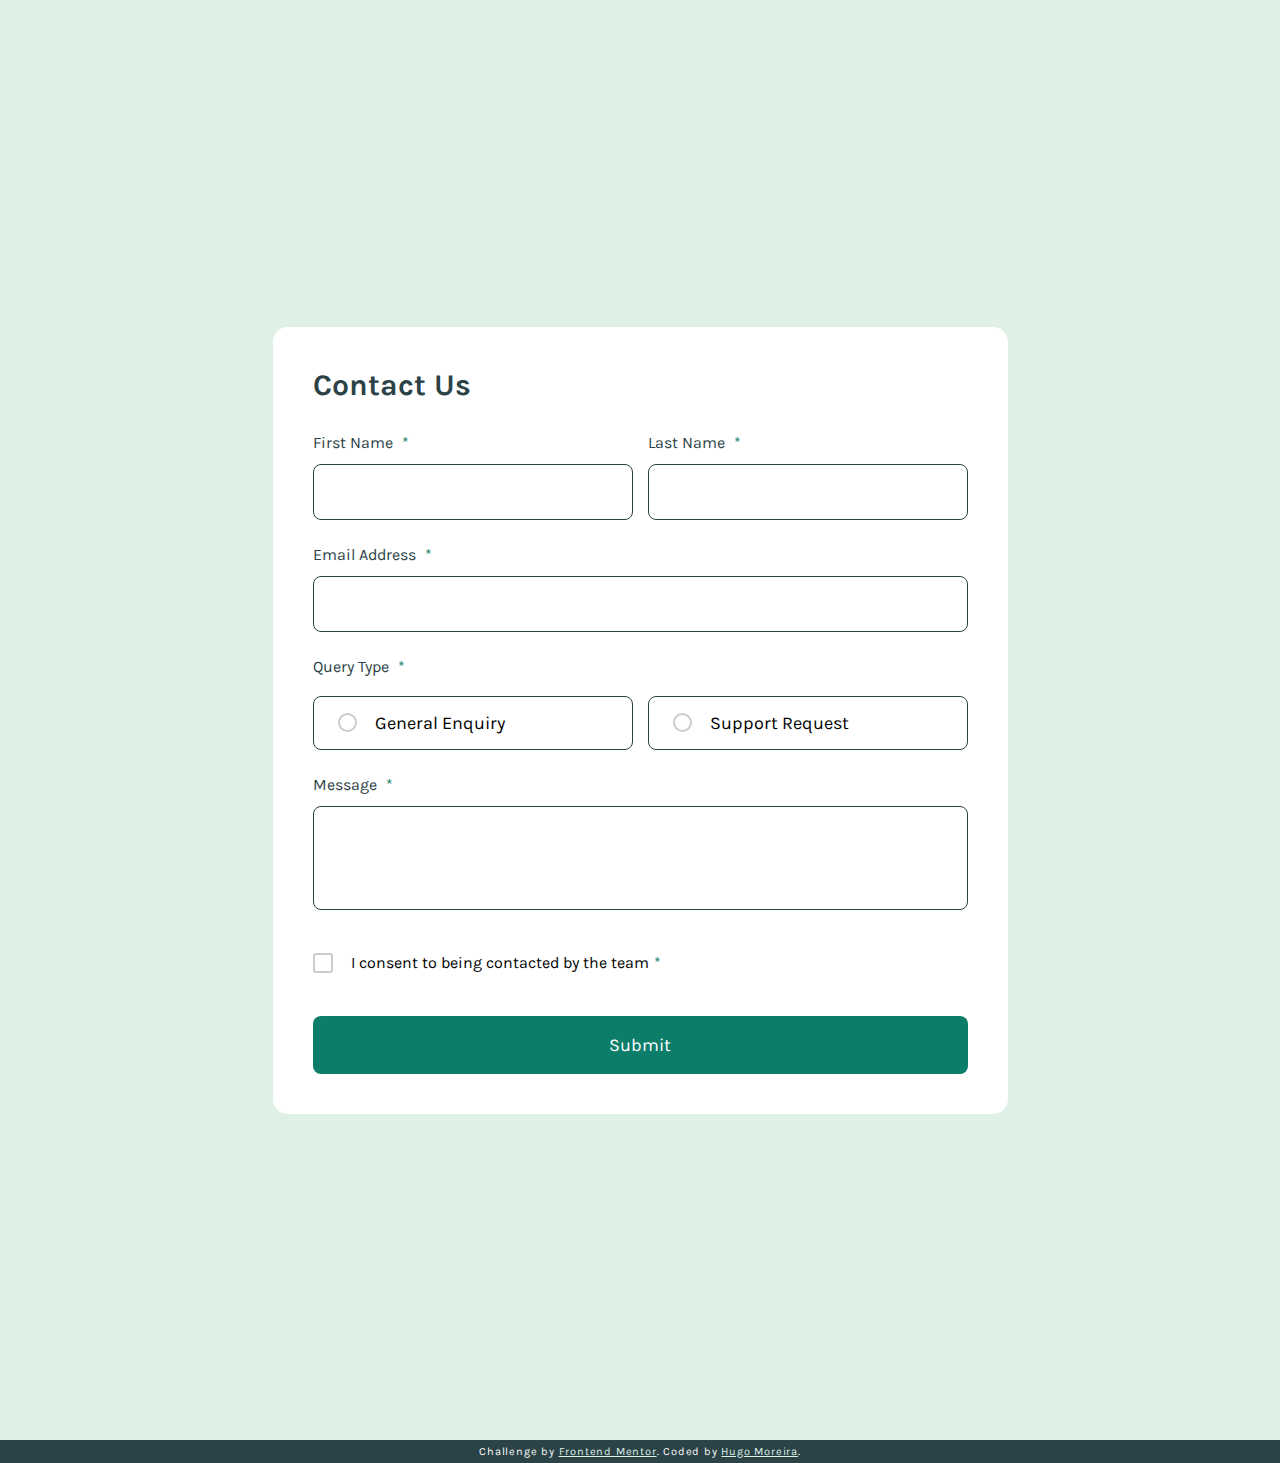
<file: contact-form-main/index.html>
<!DOCTYPE html>
<html lang="en">

<head>
  <meta charset="UTF-8">
  <meta name="viewport" content="width=device-width, initial-scale=1.0">

  <link rel="icon" type="image/png" sizes="32x32" href="./assets/images/favicon-32x32.png">

  <title>Frontend Mentor | Contact form</title>

  <link rel="stylesheet" href="./assets/css/reset.css">
  <link rel="stylesheet" href="./assets/css/variables.css">
  <link rel="stylesheet" href="./assets/css/style.css">
  <link rel="stylesheet" href="./assets/css/responsive.css">
</head>

<body>
  <main>
    <section class="form-container">
      <h1 class="title-contact">Contact Us</h1>
      <form id="form-contact" action="#" method="post" autocomplete="on">
        <div class="name-inputs"> <!-- aplicar display: flex c/ flex-direction: row no desktop; column no mobile -->
          <div class="first-name-container">
            <label class="label" for="first-name">First Name <span class="asterisk">*</span></label>
            <input type="text" name="first-name" id="first-name">
            <p class="require-msg">This field is required</p>
          </div>
          <div class="last-name-container">
            <label class="label" for="last-name">Last Name <span class="asterisk">*</span></label>
            <input type="text" name="last-name" id="last-name">
            <p class="require-msg">This field is required</p>
          </div>
        </div>

        <label class="label" for="email-user">Email Address <span class="asterisk">*</span></label>
        <input type="email" name="email-user" id="email-user">
        <p class="valid-msg">Please enter a valid email address</p>
        <p class="require-msg">This field is required</p>

        <div class="query-radio">
          <label class="label">Query Type <span class="asterisk">*</span></label>
          <div class="radio-container">
            <label class="custom-radio">
              <input type="radio" name="query-type" id="general-enquiry">
              <span class="radio-icon"></span>
              General Enquiry
            </label>
            <label class="custom-radio">
              <input type="radio" name="query-type" id="support-request">
              <span class="radio-icon"></span>
              Support Request
            </label>
          </div>
          <p class="query-msg">Please select a query type</p>
        </div>

        <label class="label" for="message-user">Message <span class="asterisk">*</span></label>
        <textarea name="message-user" id="message-user" rows="3"></textarea>
        <p class="require-msg-textarea">This field is required</p>

        <div class="checkbox-container">
          <label class="custom-checkbox">
            <input type="checkbox" name="consent-user" id="consent-user">
            <span class="checkbox-icon"></span>
            I consent to being contacted by the team <span class="asterisk">*</span>
          </label>
          <p class="consent-msg">To submit this form, please consent to being contacted</p>
        </div>

        <button class="btn-submit" type="submit">Submit</button>
      </form>
    </section>

    <div class="success-send">
      <h2 class="title-success">
        <img src="./assets/images/icon-success-check.svg" alt="Success icon">
        Message Sent!
      </h2>
      <p class="thanks-msg">Thanks for completing the form. We'll be in touch soon!</p>
    </div>

  </main>

  <footer>
    <div class="attribution">
      Challenge by <a href="https://www.frontendmentor.io?ref=challenge" target="_blank">Frontend Mentor</a>.
      Coded by <a href="https://github.com/Hugo-Moreira91" target="_blank">Hugo Moreira</a>.
    </div>
  </footer>

  <script src="./assets/js/form-validation.js"></script>
</body>

</html>
</file>
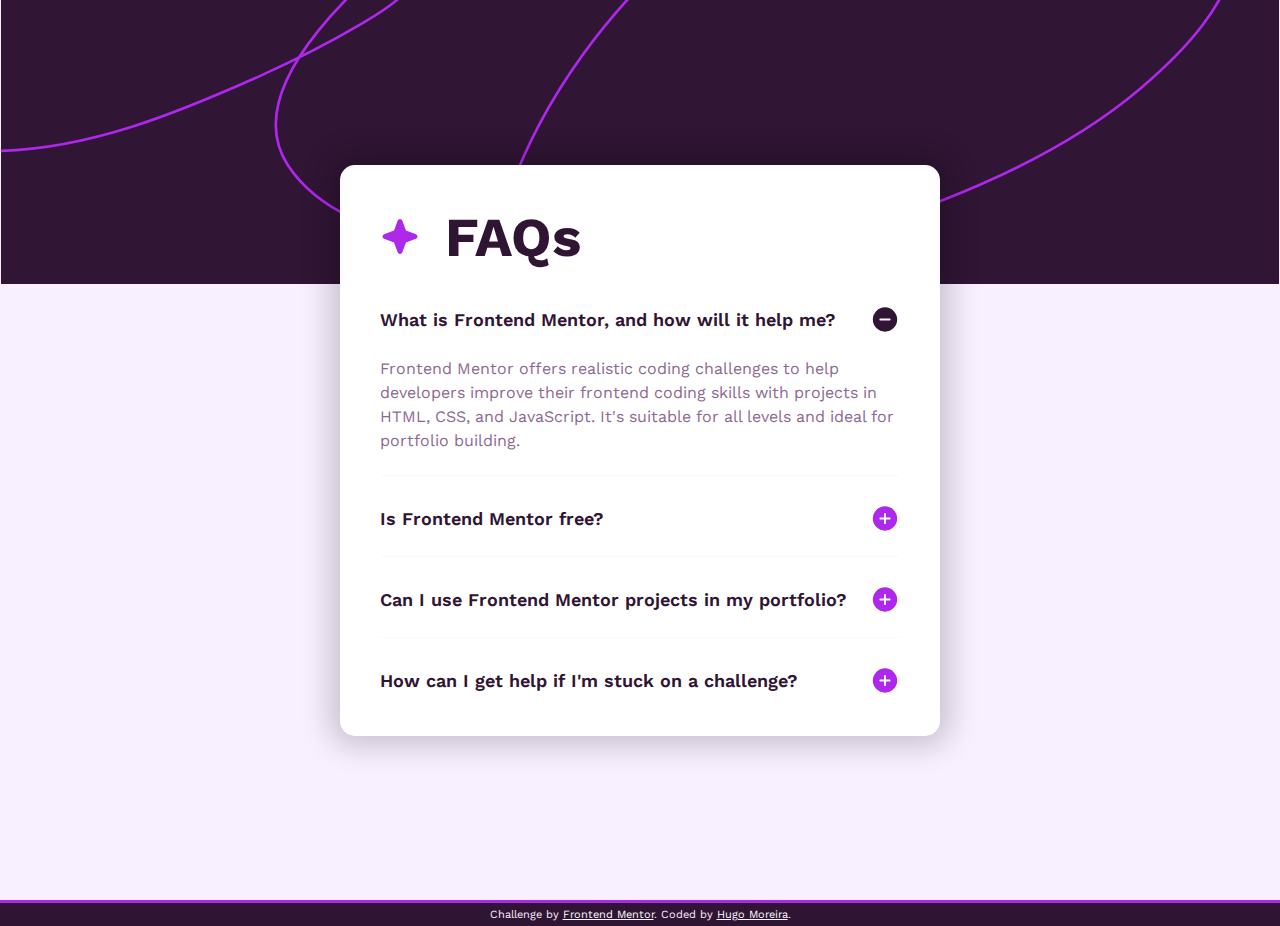
<file: faq-accordion-main/index.html>
<!DOCTYPE html>
<html lang="en">

<head>
  <meta charset="UTF-8">
  <meta name="viewport" content="width=device-width, initial-scale=1.0">

  <link rel="icon" type="image/png" sizes="32x32" href="./assets/images/favicon-32x32.png">

  <title>Frontend Mentor | FAQ accordion</title>

  <link rel="stylesheet" href="./assets/css/reset.css">
  <link rel="stylesheet" href="./assets/css/variables.css">
  <link rel="stylesheet" href="./assets/css/style.css">
  <link rel="stylesheet" href="./assets/css/responsive.css">
</head>

<body>
  <main>
    <section class="faq-container">
      <h1 class="title">
        <img class="star" src="./assets/images/icon-star.svg" alt="Icon of a star">
        FAQs
      </h1>

      <ul>
        <li class="acordion-list">
          <button class="btn-question">
            <h2 class="question">What is Frontend Mentor, and how will it help me?</h2>
            <i class="open-answer"></i>
          </button>
          <div class="answer visible">
            <p class="text">
              Frontend Mentor offers realistic coding challenges to help developers improve their
              frontend coding skills with projects in HTML, CSS, and JavaScript. It's suitable for
              all levels and ideal for portfolio building.
            </p>
          </div>
        </li>

        <li class="acordion-list">
          <button class="btn-question">
            <h2 class="question">Is Frontend Mentor free?</h2>
            <i class="close-answer"></i>
          </button>
          <div class="answer">
            <p class="text">
              Yes, Frontend Mentor offers both free and premium coding challenges, with the free
              option providing access to a range of projects suitable for all skill levels.
            </p>
          </div>
        </li>

        <li class="acordion-list">
          <button class="btn-question">
            <h2 class="question">Can I use Frontend Mentor projects in my portfolio?</h2>
            <i class="close-answer"></i>
          </button>
          <div class="answer">
            <p class="text">
              Yes, you can use projects completed on Frontend Mentor in your portfolio. It's an excellent
              way to showcase your skills to potential employers!
            </p>
          </div>
        </li>

        <li class="acordion-list">
          <button class="btn-question">
            <h2 class="question">How can I get help if I'm stuck on a challenge?</h2>
            <i class="close-answer"></i>
          </button>
          <div class="answer">
            <p class="text">
              The best place to get help is inside Frontend Mentor's Discord community. There's a help
              channel where you can ask questions and seek support from other community members.
            </p>
          </div>
        </li>
      </ul>
    </section>
  </main>

  <footer>
    <div class="attribution">
      Challenge by <a href="https://www.frontendmentor.io?ref=challenge" target="_blank">Frontend Mentor</a>.
      Coded by <a href="https://github.com/Hugo-Moreira91" target="_blank">Hugo Moreira</a>.
    </div>
  </footer>

  <script src="./assets/js/acordion.js"></script>
</body>

</html>
</file>
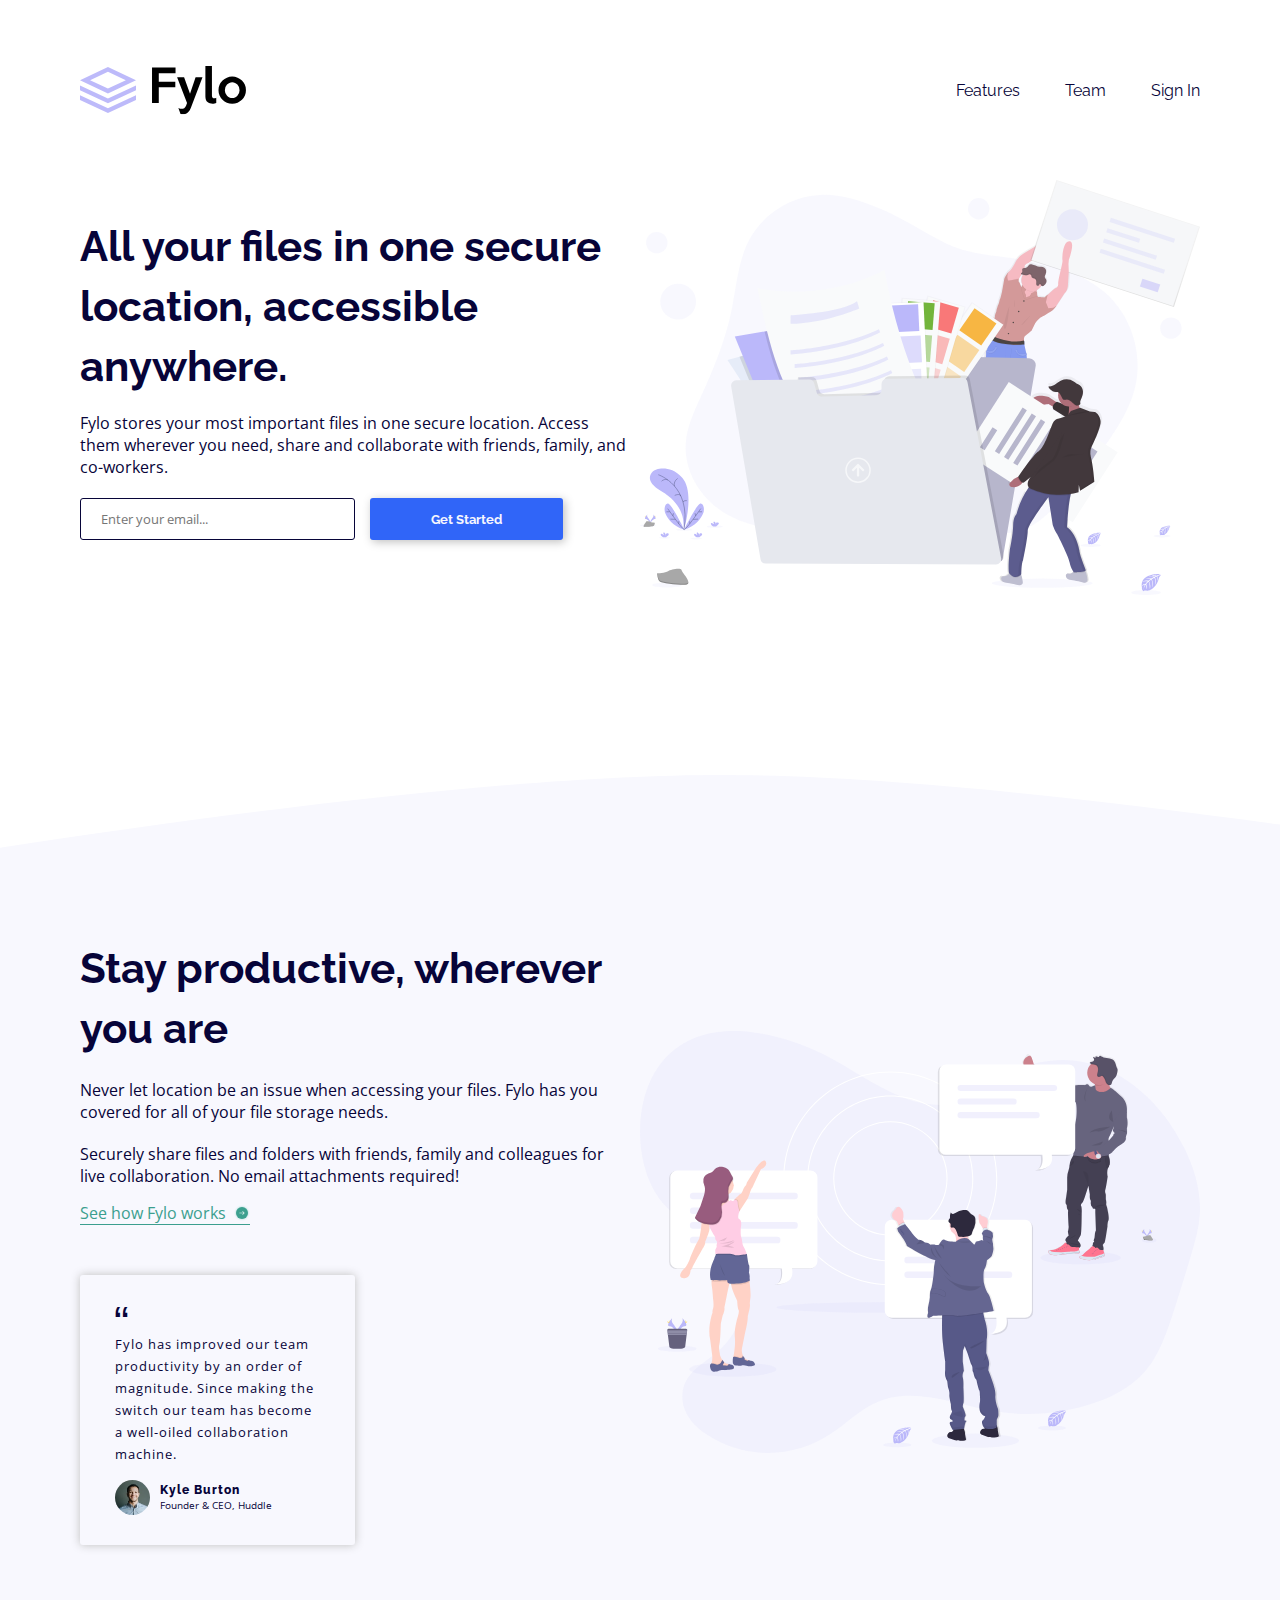
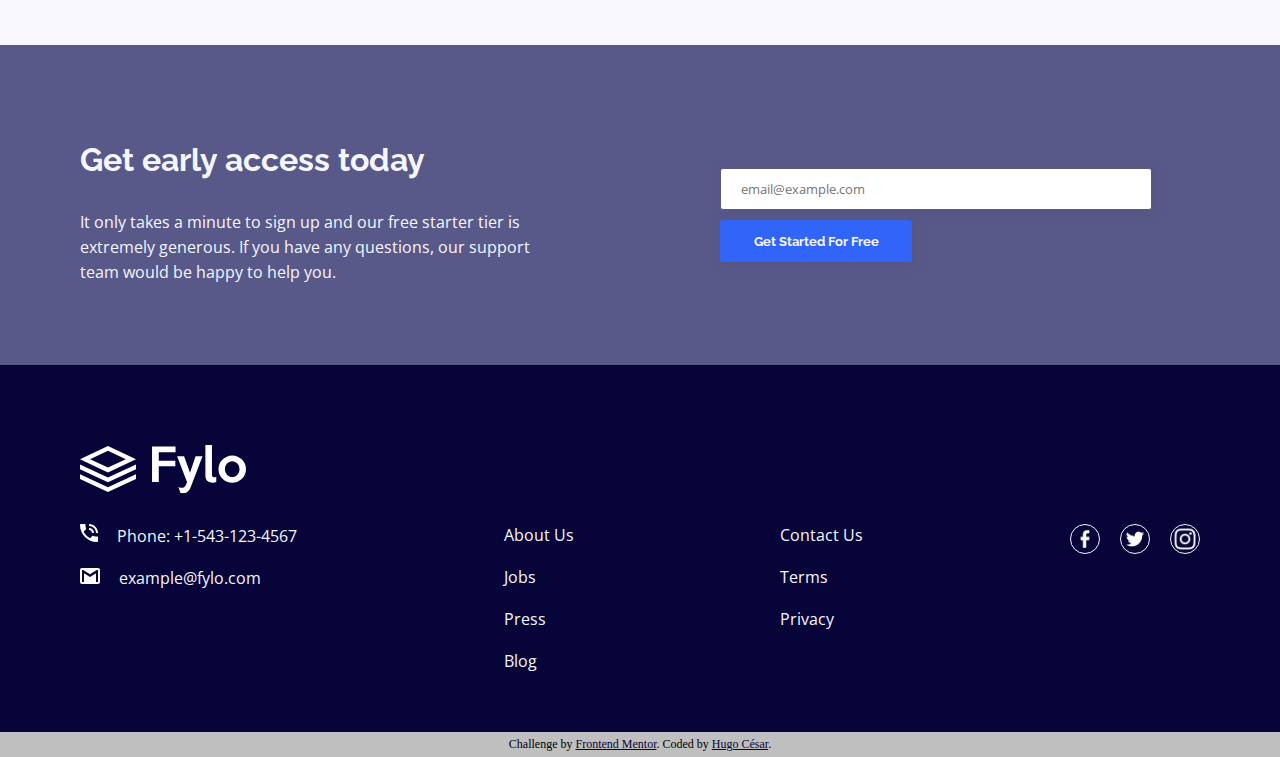
<file: fylo-landing-page-with-two-column-layout-master/index.html>
<!DOCTYPE html>
<html lang="en">
<head>
  <meta charset="UTF-8">
  <meta name="viewport" content="width=device-width, initial-scale=1.0">

  <link rel="preconnect" href="https://fonts.googleapis.com">
  <link rel="preconnect" href="https://fonts.gstatic.com" crossorigin>
  <link href="https://fonts.googleapis.com/css2?family=Raleway:ital,wght@0,100..900;1,100..900&display=swap" rel="stylesheet">

  <link rel="preconnect" href="https://fonts.googleapis.com">
  <link rel="preconnect" href="https://fonts.gstatic.com" crossorigin>
  <link href="https://fonts.googleapis.com/css2?family=Open+Sans:ital@0;1&display=swap" rel="stylesheet">

  <link rel="icon" type="image/png" sizes="32x32" href="./src/images/favicon-32x32.png">

  <link rel="stylesheet" href="./src/css/reset.css">
  <link rel="stylesheet" href="./src/css/style.css">
  <link rel="stylesheet" href="./src/css/responsive.css">
  
  <title>Frontend Mentor | Fylo landing page with two column layout</title>
</head>
<body>

  <header>
    <img src="./src/images/logo.svg" alt="Website's logo">
    <nav>
      <ul>
        <li><a href="#">Features</a></li>
        <li><a href="#">Team</a></li>
        <li><a href="#">Sign In</a></li>
      </ul>
    </nav>
  </header>

  <main>
    <section class="vantagem1">
      <img src="./src/images/illustration-1.svg" alt="Image of a illustration">
      <div class="texto-vantagem1">
        <h2>All your files in one secure location, accessible anywhere.</h2>
        <p>
          Fylo stores your most important files in one secure location.
          Access them wherever you need, share and collaborate with friends,
          family, and co-workers.
        </p>
        <form id="formulario1" action="#" method="get">
          <div class="container-input-texto-vantagem1">
            <input class="input1" type="email" name="email-usuario" id="email-usuario1" placeholder="Enter your email...">
            <span class="erro-email-texto-vantagem1"></span>
          </div>
          <button type="submit">Get Started</button>
        </form>
      </div>
    </section>
    <div class="efeito-vantagem2"></div>
    <section class="vantagem2">
      <img src="./src/images/illustration-2.svg" alt="Image of a illustration">
      <div class="texto-vantagem2">
        <h2>Stay productive, wherever you are</h2>
        <p>
          Never let location be an issue when accessing your files. Fylo has you
          covered for all of your file storage needs.
        </p>
        <p>
          Securely share files and folders with friends, family and colleagues for
          live collaboration. No email attachments required!
        </p>
        <a href="#">See how Fylo works <img class="seta-para-direita" src="./src/images/icon-arrow.svg" alt="Icon of a right arrow"><img class="seta-para-direita-hover" src="./src/images/icon-arrow-hover.svg" alt="Icon of a right arrow"></a>
        <section class="testemunho">
          <img src="./src/images/icon-quotes.svg" alt="Icon of a quotes">
          <p>
            Fylo has improved our team productivity by an order of magnitude. Since
            making the switch our team has become a well-oiled collaboration machine.
          </p>
          <div class="identificacao-testemunho">
            <img src="./src/images/avatar-testimonial.jpg" alt="Testimonial's avatar">
            <div class="nome-cargo-testemunho">
              <h4>Kyle Burton</h4>
              <span>Founder & CEO, Huddle</span>
            </div>
          </div>
        </section>
      </div>
    </section>
  </main>

  <section class="acesso-antecipado">
    <div class="texto-acesso-antecipado">
      <h3>Get early access today</h3>
      <p>
        It only takes a minute to sign up and our free starter tier is extremely generous.
        If you have any questions, our support team would be happy to help you.
      </p>
    </div>
    <form id="formulario2" action="#" method="get">
      <div class="container-input-acesso-antecipado">
        <input class="input2" type="email" name="email-usuario" id="email-usuario2" placeholder="email@example.com">
        <span class="erro-email-texto-acesso-antecipado"></span>
      </div>
      <button type="submit">Get Started For Free</button>
    </form>
  </section>

  <section class="informacoes-gerais">
    <img src="./src/images/logo-white.svg" alt="White website's logo">
    <div class="container-informacoes-gerais">
      <ul class="contatos">
        <li>
          <img src="./src/images/icon-phone.svg" alt="Icon of a phone">
          Phone: +1-543-123-4567
        </li>
        <li>
          <img src="./src/images/icon-email.svg" alt="Icon of a e-mail">
          example@fylo.com
        </li>
      </ul>
      <ul class="sobre-nos">
        <li><a href="#">About Us</a></li>
        <li><a href="#">Jobs</a></li>
        <li><a href="#">Press</a></li>
        <li><a href="#">Blog</a></li>
      </ul>
      <ul class="termos-privacidade">
        <li><a href="#">Contact Us</a></li>
        <li><a href="#">Terms</a></li>
        <li><a href="#">Privacy</a></li>
      </ul>
      <ul class="redes-sociais">
        <li><a href="#"><img src="./src/images/logo-facebook.png" alt="Facebook's logo"></a></li>
        <li><a href="#"><img src="./src/images/logo-twitter.png" alt="Twitter's logo"></a></li>
        <li><a href="#"><img src="./src/images/logo-instagram.png" alt="Instagram's logo"></a></li>
      </ul>
    </div>
  </section>

  <footer>
    <p class="attribution">
      Challenge by <a href="https://www.frontendmentor.io?ref=challenge" target="_blank">Frontend Mentor</a>. 
      Coded by <a href="https://github.com/Hugo-Moreira91" target="_blank">Hugo César</a>.
    </p>
  </footer>

  <script src="./src/js/index.js"></script>
</body>
</html>
</file>
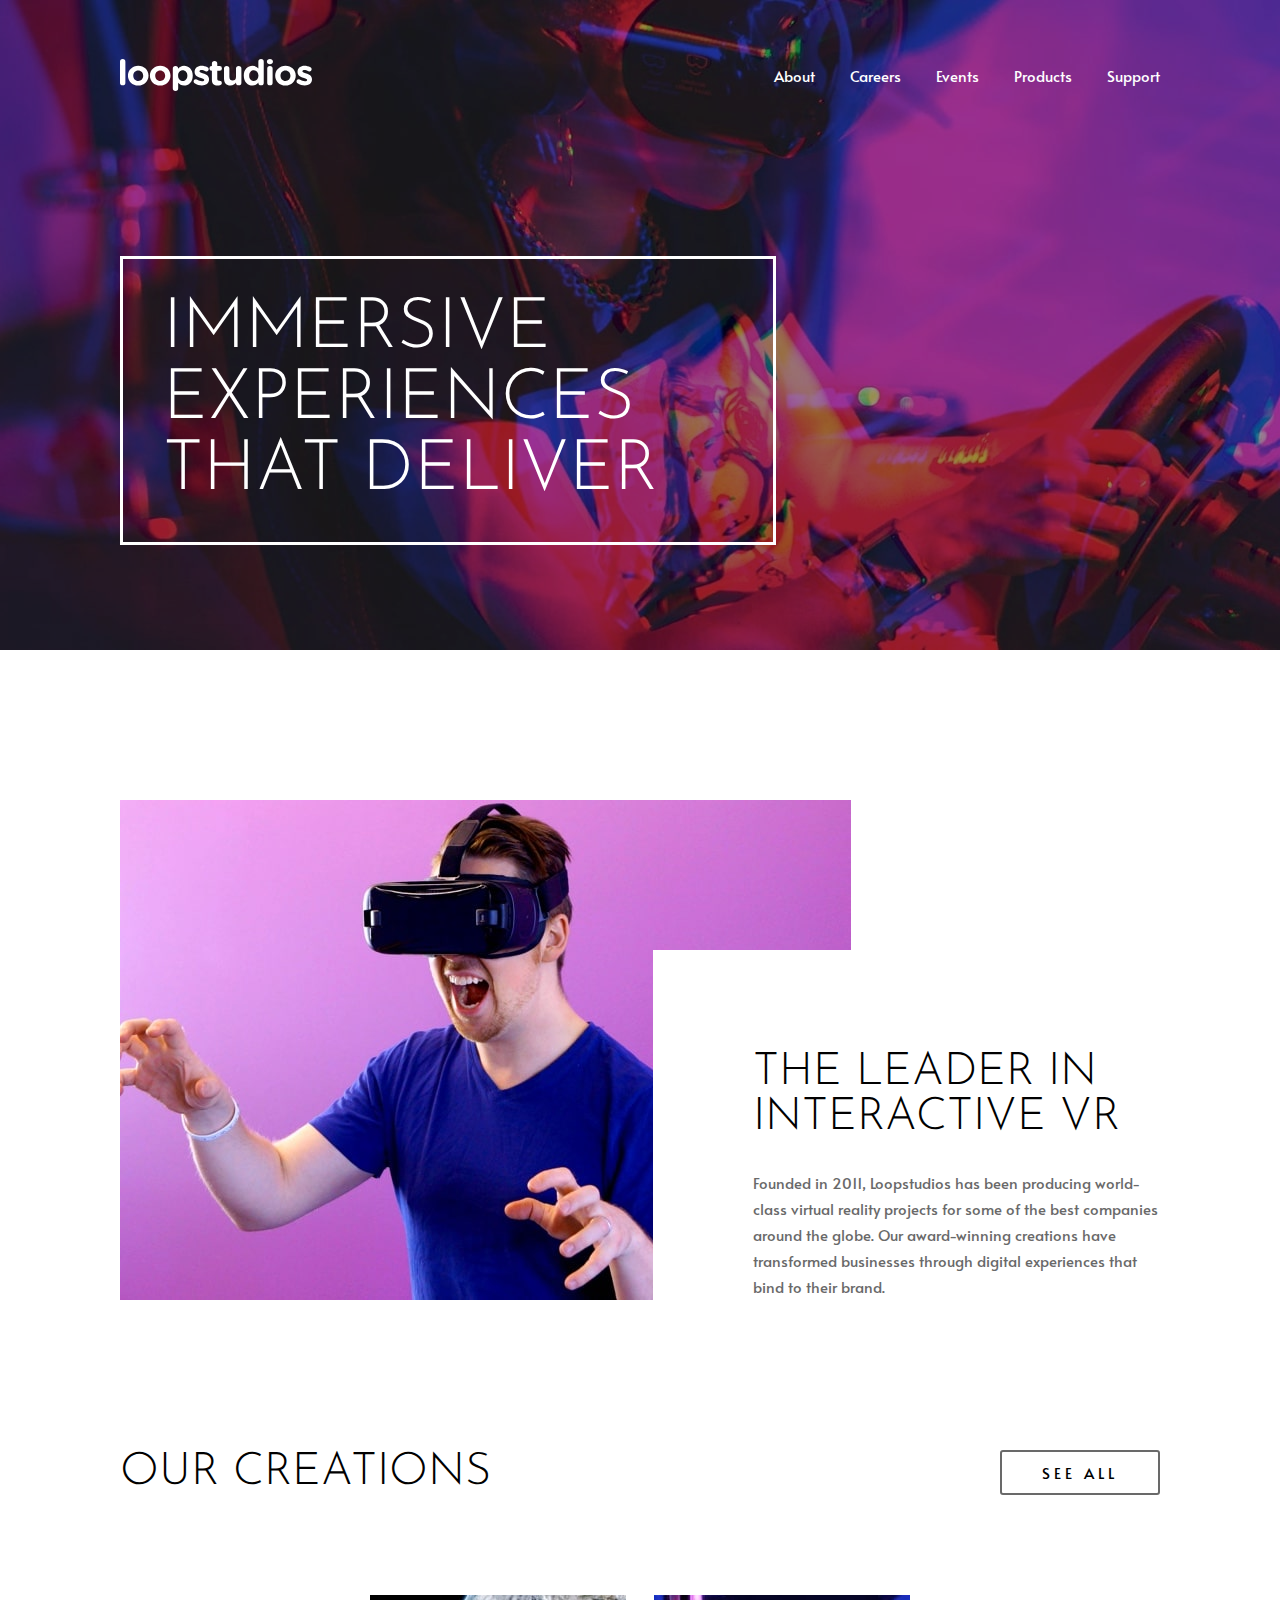
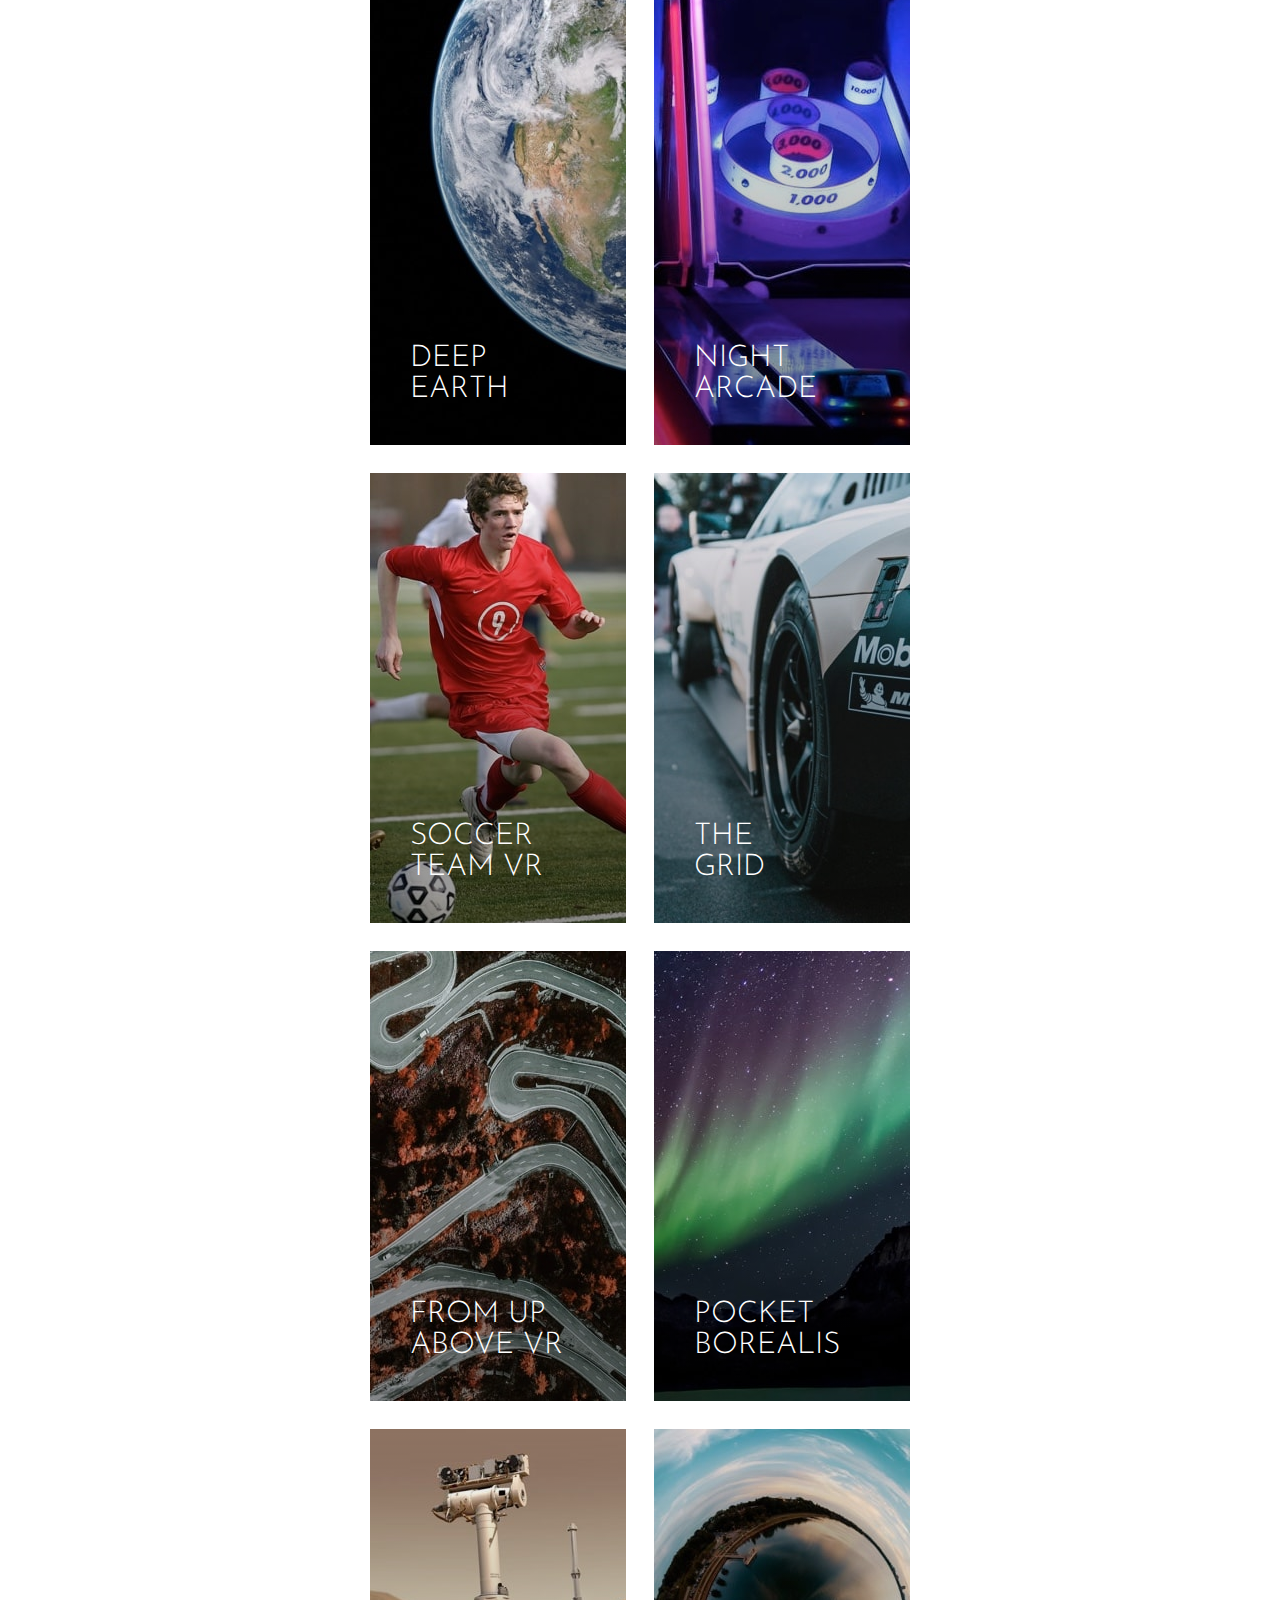
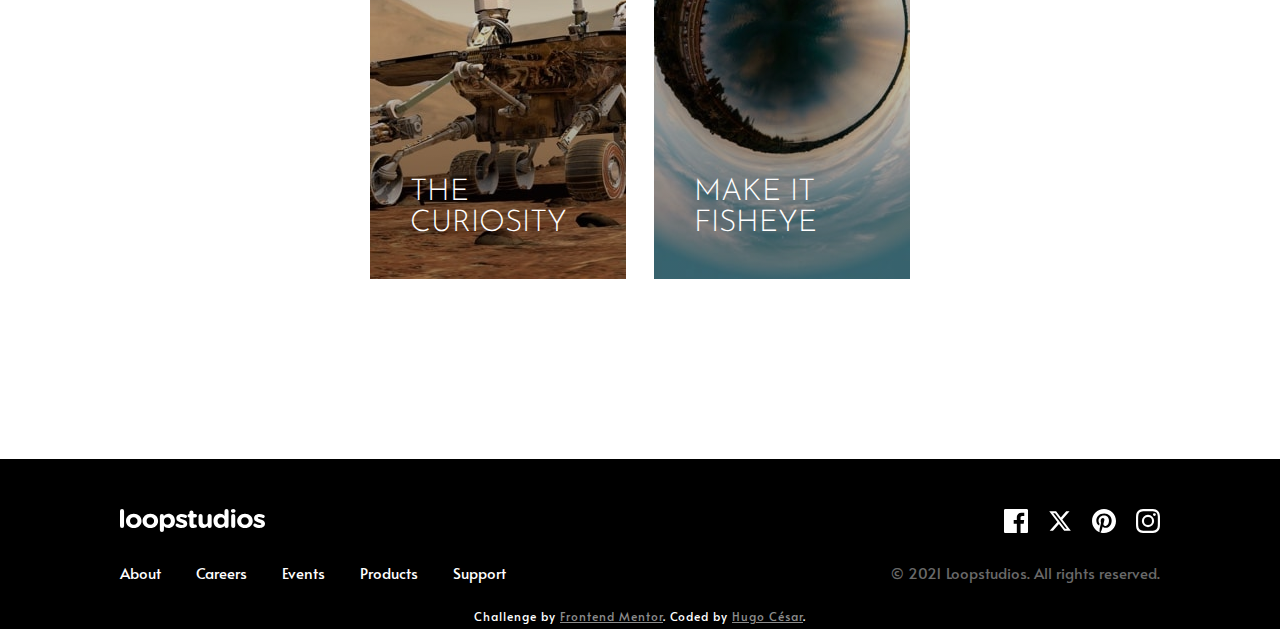
<file: loopstudios-landing-page-main/index.html>
<!DOCTYPE html>
<html lang="en">
<head>
  <meta charset="UTF-8">
  <meta name="viewport" content="width=device-width, initial-scale=1.0">

  <link rel="preconnect" href="https://fonts.googleapis.com">
  <link rel="preconnect" href="https://fonts.gstatic.com" crossorigin>
  <link href="https://fonts.googleapis.com/css2?family=Alata&display=swap" rel="stylesheet">

  <link rel="preconnect" href="https://fonts.googleapis.com">
  <link rel="preconnect" href="https://fonts.gstatic.com" crossorigin>
  <link href="https://fonts.googleapis.com/css2?family=Josefin+Sans:ital,wght@0,300;1,300&display=swap" rel="stylesheet">

  <link rel="icon" type="image/png" sizes="32x32" href="./src/images/favicon-32x32.png">

  <link rel="stylesheet" href="./src/css/reset.css">
  <link rel="stylesheet" href="./src/css/style.css">
  <link rel="stylesheet" href="./src/css/responsive.css">
  
  <title>Frontend Mentor | Loopstudios landing page</title>

</head>
<body>
  <header class="cabecalho-principal">
    <div class="header-container">
      <img class="logo" src="./src/images/logo.svg" alt="Website's logo">
      <img class="menu-hamburguer" src="./src/images/icon-hamburger.svg" alt="Icon of a hamburguer menu">
      <nav>
        <ul class="menu-desktop">
          <li><a href="#">About</a></li>
          <li><a href="#">Careers</a></li>
          <li><a href="#">Events</a></li>
          <li><a href="#">Products</a></li>
          <li><a href="#">Support</a></li>
        </ul>
      </nav>
    </div>
    <div class="titulo-cabecalho">
      <h1>Immersive<br>experiences<br>that deliver</h1>
    </div>
  </header>

  <main class="container-principal">
    <section class="sessao-sobre">
      <img src="./src/images/desktop/image-interactive.jpg" alt="Image of a man with a VR">
      <div class="texto-sobre">
        <h2>The leader in interactive VR</h2>
        <p>
          Founded in 2011, Loopstudios has been producing world-class virtual reality
          projects for some of the best companies around the globe. Our award-winning
          creations have transformed businesses through digital experiences that bind
          to their brand.
        </p>
      </div>
    </section>
    <section class="sessao-criacoes">
      <header class="cabecalho-sessao-criacoes">
        <h2>Our creations</h2>
        <a href="#">See all</a>
      </header>
      <main class="grid-container">
        <div class="grid-item">
          <div class="grid-conteudo">
            <h3>Deep<br>earth</h3>
          </div>
        </div>
        <div class="grid-item">
          <div class="grid-conteudo">
            <h3>Night<br>arcade</h3>
          </div>
        </div>
        <div class="grid-item">
          <div class="grid-conteudo">
            <h3>Soccer<br>team VR</h3>
          </div>
        </div>
        <div class="grid-item">
          <div class="grid-conteudo">
            <h3>The<br>grid</h3>
          </div>
        </div>
        <div class="grid-item">
          <div class="grid-conteudo">
            <h3>From up<br>above VR</h3>
          </div>
        </div>
        <div class="grid-item">
          <div class="grid-conteudo">
            <h3>Pocket<br>borealis</h3>
          </div>
        </div>
        <div class="grid-item">
          <div class="grid-conteudo">
            <h3>The<br>curiosity</h3>
          </div>
        </div>
        <div class="grid-item">
          <div class="grid-conteudo">
            <h3>Make it<br>fisheye</h3>
          </div>
        </div>
      </main>
      <a class="botao-versao-mobile" href="#">See all</a>
    </section>
  </main>

  <footer>
    <div class="logo-redes-sociais"> 
      <img class="logo-footer" src="./src/images/logo.svg" alt="Website's logo">
      <div class="redes-sociais">
        <a href="#"><img src="./src/images/icon-facebook.svg" alt="Facebook's logo"></a>
        <a href="#"><img src="./src/images/icon-x.svg" alt="Twitter's logo"></a>
        <a href="#"><img src="./src/images/icon-pinterest.svg" alt="Pinterest's logo"></a>
        <a href="#"><img src="./src/images/icon-instagram.svg" alt="Instagram's logo"></a>
      </div>
    </div>
    <div class="menu-copyright-footer">
      <nav>
        <ul>
          <li><a href="#">About</a></li>
          <li><a href="#">Careers</a></li>
          <li><a href="#">Events</a></li>
          <li><a href="#">Products</a></li>
          <li><a href="#">Support</a></li>
        </ul>
      </nav>
      <span>© 2021 Loopstudios. All rights reserved.</span>
    </div>
    <div class="attribution">
      Challenge by <a href="https://www.frontendmentor.io?ref=challenge" target="_blank">Frontend Mentor</a>.
      Coded by <a href="https://github.com/Hugo-Moreira91" target="_blank">Hugo César</a>.
    </div>
  </footer>

  <div class="menu-mobile">
    <div class="logo-fechar-menu">
      <img class="logo-menu-mobile" src="./src/images/logo.svg" alt="Website's logo">
      <img class="fechar-menu-mobile" src="./src/images/icon-close.svg" alt="Icon of a close menu">
    </div>
    <nav>
      <ul class="navegacao-menu-mobile">
        <li><a href="#">About</a></li>
        <li><a href="#">Careers</a></li>
        <li><a href="#">Events</a></li>
        <li><a href="#">Products</a></li>
        <li><a href="#">Support</a></li>
      </ul>
    </nav>
  </div>

  <script src="./src/js/index.js"></script>
</body>
</html>
</file>
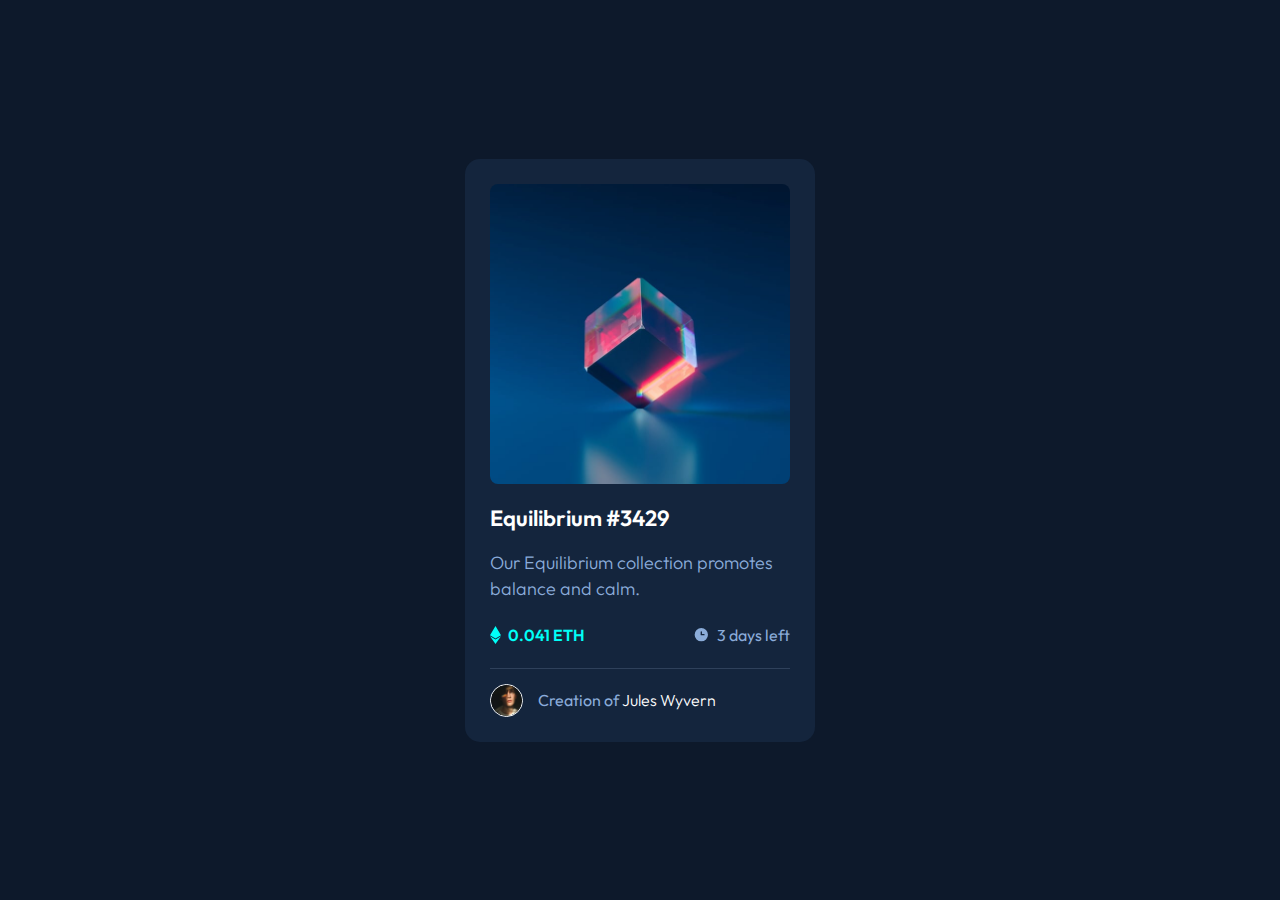
<file: nft-preview-card-component-main/index.html>
<!DOCTYPE html>
<html lang="en">

<head>
  <meta charset="UTF-8">
  <meta name="viewport" content="width=device-width, initial-scale=1.0">
  <meta name="description" content="Frontend Mentor | NFT preview card component">

  <link rel="icon" type="image/png" sizes="32x32" href="./src/images/favicon-32x32.png">

  <link rel="stylesheet" href="./src/css/reset.css">
  <link rel="stylesheet" href="./src/css/variables.css">
  <link rel="stylesheet" href="./src/css/style.css">

  <link rel="preconnect" href="https://fonts.googleapis.com">
  <link rel="preconnect" href="https://fonts.gstatic.com" crossorigin>
  <link href="https://fonts.googleapis.com/css2?family=Outfit:wght@100..900&display=swap" rel="stylesheet">

  <title>Frontend Mentor | NFT preview card component</title>

</head>

<body>
  <main>
    <div class="nft-card">
      <a class="image-link" href="#">
        <img class="image" src="./src/images/image-equilibrium.jpg" alt="Equilibrium NFT image">
      </a>
      <h2 class="title">
        <a class="title-link" href="#">Equilibrium #3429</a>
      </h2>
      <p class="about">Our Equilibrium collection promotes balance and calm.</p>
      <div class="info">
        <p class="price">0.041 ETH</p>
        <p class="days-left">3 days left</p>
      </div>
      <div class="creator">
        <img class="avatar" src="./src/images/image-avatar.png" alt="NFT creator">
        <p class="text">Creation of <a class="name" href="#">Jules Wyvern</a></p>
      </div>
    </div>
  </main>
</body>

</html>
</file>
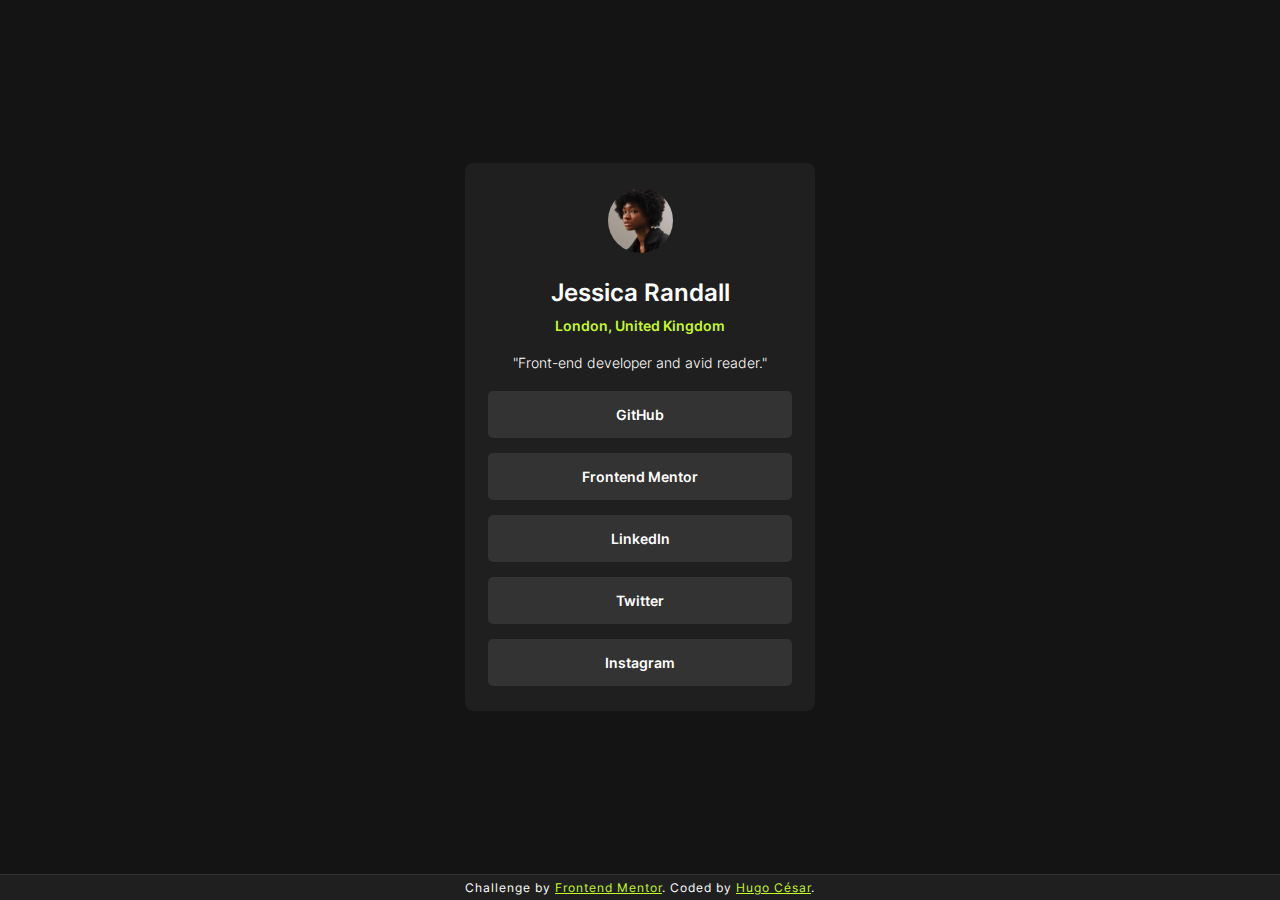
<file: social-links-profile-main/index.html>
<!DOCTYPE html>
<html lang="en">
<head>
  <meta charset="UTF-8">
  <meta name="viewport" content="width=device-width, initial-scale=1.0">

  <link rel="icon" type="image/png" sizes="32x32" href="./assets/images/favicon-32x32.png">

  <link rel="stylesheet" href="./assets/css/reset.css">
  <link rel="stylesheet" href="./assets/css/style.css">
  <link rel="stylesheet" href="./assets/css/responsive.css">
  
  <title>Frontend Mentor | Social links profile</title>

  <!-- Feel free to remove these styles or customise in your own stylesheet 👍
  <style>
    .attribution { font-size: 11px; text-align: center; }
    .attribution a { color: hsl(228, 45%, 44%); }
  </style>
  -->
</head>
<body>

  <main class="principal">
    <div class="cartao-perfil">
      <img class="foto-perfil" src="./assets/images/avatar-jessica.jpeg" alt="Foto de perfil">
      <h1>Jessica Randall</h1>
      <h2>London, United Kingdom</h2>
      <p>"Front-end developer and avid reader."</p>
      <section class="redes-sociais">
        <a class="link-rede-social" href="#">GitHub</a>
        <a class="link-rede-social" href="#">Frontend Mentor</a>
        <a class="link-rede-social" href="#">LinkedIn</a>
        <a class="link-rede-social" href="#">Twitter</a>
        <a class="link-rede-social" href="#">Instagram</a>
      </section>
    </div>
  </main>
  
  <footer class="rodape"> <!-- usar display block com margin-top auto, além de um flex igual a 1 -->
    <div class="attribution">
      Challenge by <a href="https://www.frontendmentor.io?ref=challenge" target="_blank">Frontend Mentor</a>.
      Coded by <a href="https://github.com/Hugo-Moreira91" target="_blank">Hugo César</a>.
    </div>
  </footer>
</body>
</html>
</file>
<file: contact-form-main/assets/css/variables.css>
:root{
    --bg-body-color: hsl(148, 38%, 91%);
    --bg-form-color: hsl(0, 0%, 100%);
    --box-shadow-color: hsl(186, 15%, 59%);
    --active-color: hsl(169, 82%, 27%);
    --error-color: hsl(0, 66%, 54%);
    --text-color: hsl(187, 24%, 22%);
    --btn-hover-color: hsl(171, 83%, 14%);
}
</file>
<file: contact-form-main/assets/css/style.css>
@font-face {
    font-family: "KarlaRegular";
    src: url(../fonts/static/Karla-Regular.ttf) format("truetype");
    font-weight: 400;
    font-style: normal;
}

@font-face {
    font-family: "KarlaBold";
    src: url(../fonts/static/Karla-Bold.ttf) format("truetype");
    font-weight: 700;
    font-style: normal;
}

body {
    font-family: "KarlaRegular";
    font-size: 1.6rem;
    background-color: var(--bg-body-color);
}

main {
    display: flex;
    align-items: center;
    justify-content: center;
    min-height: 115vh;
    position: relative;
}

.form-container {
    width: 735px;
    padding: 40px;
    border-radius: 15px;
    background-color: var(--bg-form-color);
}

.title-contact {
    font-family: "KarlaBold";
    font-size: 3rem;
    margin-bottom: 30px;
    color: var(--text-color);
}

.name-inputs {
    display: flex;
    justify-content: space-between;
}

.label {
    display: block;
    margin-bottom: 12px;
    color: var(--text-color);
}

.asterisk {
    margin-left: 5px;
    color: var(--active-color);
}

input[type="text"],
input[type="email"] {
    font-family: "KarlaRegular";
    font-size: 1.6rem;
    line-height: 24px;
    padding: 15px 24px;
    margin-bottom: 25px;
    border-radius: 8px;
    border: 1px solid var(--text-color);
    cursor: pointer;
}

input[type="text"] {
    width: 320px;
}

input[type="email"] {
    width: 100%;
}

.query-radio {
    margin-bottom: 25px;
}

.query-radio .label {
    margin-bottom: 20px;
}

.radio-container {
    display: flex;
    justify-content: space-between;
    margin-bottom: 18px;
}

.custom-radio {
    display: flex;
    align-items: center;
    font-size: 1.8rem;
    width: 320px;
    padding: 15px 24px;
    border-radius: 8px;
    border: 1px solid var(--text-color);
    cursor: pointer;
}

.custom-radio input[type="radio"] {
    display: none;
}

.custom-radio .radio-icon {
    width: 19px;
    height: 19px;
    margin-right: 18px;
    border: 2px solid hsl(0, 0%, 80%);
    border-radius: 50%;
    position: relative;
}

.custom-radio .radio-icon::after {
    content: '';
    width: 20px;
    height: 20px;
    border-radius: 50%;
    position: absolute;
    top: 50%;
    left: 50%;
    transform: translate(-50%, -50%);
}

.custom-radio input[type="radio"]:checked + .radio-icon::after {
    background: url(../images/icon-radio-selected.svg) no-repeat center center / contain;
}

textarea {
    width: 100%;
    resize: none;
    font-family: "KarlaRegular";
    font-size: 1.6rem;
    line-height: 24px;
    padding: 15px 24px;
    margin-bottom: 6px;
    border-radius: 8px;
    border: 1px solid var(--text-color);
    cursor: pointer;
}

input[type="text"]:hover,
input[type="email"]:hover,
textarea:hover,
input[type="text"]:focus,
input[type="email"]:focus,
textarea:focus {
    outline: none;
    border: 1px solid var(--active-color);
}

.checkbox-container {
    margin-top: 33px;
}

.custom-checkbox {
    display: flex;
    align-items: center;
    margin-bottom: 13px;
    cursor: pointer;
}

.custom-checkbox input[type="checkbox"] {
    display: none;
}

.custom-checkbox .checkbox-icon {
    width: 20px;
    height: 20px;
    margin-right: 18px;
    border: 2px solid hsl(0, 0%, 80%);
    border-radius: 3px;
    position: relative;
}

.custom-checkbox .checkbox-icon::after {
    content: '';
    width: 20px;
    height: 20px;
    position: absolute;
    top: 50%;
    left: 50%;
    transform: translate(-50%, -50%);
}

.custom-checkbox input[type="checkbox"]:checked + .checkbox-icon::after {
    background: url(../images/icon-checkbox-check.svg) no-repeat center center / contain;
}

.require-msg-textarea {
    display: none;
    margin-bottom: 45px;
    color: var(--error-color);
}

.require-msg,
.valid-msg,
.query-msg {
    display: none;
    margin-bottom: 28px;
    color: var(--error-color);
}

.consent-msg {
    display: none;
    margin-bottom: 13px;
    color: var(--error-color);
}

.btn-submit {
    font-family: "KarlaRegular";
    font-size: 1.8rem;
    width: 100%;
    padding: 18px 0;
    margin-top: 30px;
    border: none;
    border-radius: 8px;
    background-color: var(--active-color);
    color: var(--bg-form-color);
    cursor: pointer;
    transition: .4s ease-in-out;
}

.btn-submit:hover {
    background-color: var(--btn-hover-color);
}

.success-send {
    display: none;
    position: fixed;
    top: 3%;
    left: 50%;
    transform: translate(-50%, -3%);
    width: 450px;
    padding: 25px 24px;
    border-radius: 10px;
    background-color: var(--text-color);
}

.title-success {
    display: flex;
    align-items: center;
    gap: 12px;
    font-family: "KarlaBold";
    font-size: 1.6rem;
    letter-spacing: 1.1px;
    margin-bottom: 15px;
    color: var(--bg-form-color);
}

.thanks-msg {
    font-family: "KarlaRegular";
    font-size: 1.6rem;
    color: var(--bg-body-color);
}

footer {
    text-align: center;
    padding: 5px 0;
    background-color: var(--text-color);
    color: var(--bg-form-color);
}

.attribution {
    font-size: 1.1rem;
    letter-spacing: .8px;
}

.attribution a {
    color: var(--bg-body-color);
}

.attribution a:hover {
    text-decoration: none;
}

.require-msg.visible,
.valid-msg.visible,
.query-msg.visible,
.require-msg-textarea.visible,
.consent-msg.visible,
.success-send.visible{
    display: block;
}

input[type="text"].error,
input[type="email"].error,
textarea.error{
    border: 1px solid var(--error-color);
}
</file>
<file: contact-form-main/assets/css/responsive.css>
@media(max-width: 1400px){
    main{
        min-height: 160vh;
    }
}

@media(max-width: 1200px){
    main{
        min-height: 100vh;
    }
}

@media(max-width: 450px){
    main{
        min-height: 140vh;
    }

    .form-container{
        width: 92%;
        padding: 23px;
    }

    .name-inputs{
        flex-direction: column;
    }

    input[type="text"] {
        width: 100%;
    }

    .radio-container{
        flex-direction: column;
        gap: 18px;
    }

    .custom-radio{
        width: 100%;
    }

    textarea{
        height: 240px;
    }

    .success-send{
        width: 92%;
    }
}

@media(max-width: 375px){
    main{
        min-height: 173vh;
    }
}
</file>
<file: faq-accordion-main/assets/css/variables.css>
:root{
    --bg-body: hsl(275, 100%, 97%);
    --bg-main: hsl(0, 0%, 100%);
    --color-answer: hsl(292, 16%, 49%);
    --color-title-question: hsl(292, 42%, 14%);
    --color-hover: hsl(281, 89%, 55%);
}
</file>
<file: faq-accordion-main/assets/css/style.css>
@font-face {
    font-family: "WorkSansRegular";
    src: url(../fonts/static/WorkSans-Regular.ttf) format('truetype');
    font-weight: 400;
    font-style: normal;
}

@font-face {
    font-family: "WorkSansSemiBold";
    src: url(../fonts/static/WorkSans-SemiBold.ttf) format('truetype');
    font-weight: 600;
    font-style: normal;
}

@font-face {
    font-family: "WorkSansBold";
    src: url(../fonts/static/WorkSans-Bold.ttf) format('truetype');
    font-weight: 700;
    font-style: normal;
}

body{
    background: var(--bg-body) url(../images/background-pattern-desktop.svg) top center/contain no-repeat;
    background-attachment: fixed;
}

main{
    display: flex;
    align-items: center;
    justify-content: center;
    min-height: 100vh;
}

/* adicionar box-shadow ao final */
.faq-container{
    width: 600px;
    padding: 40px;
    border-radius: 15px;
    background-color: var(--bg-main);
    box-shadow: 0 0 30px 10px hsla(0, 0%, 0%, 0.2);
}

.title, .btn-question{
    color: var(--color-title-question);
    transition: color .3s ease-in-out;
}

.title{
    display: flex;
    align-items: center;
    gap: 25px;
    font-family: "WorkSansBold", sans-serif;
    font-size: 5.5rem;
    margin-bottom: 35px;
}

.acordion-list{
    padding-bottom: 22px;
    margin-bottom: 27px;
    border-bottom: 1px solid #FAFAFA;
}

.acordion-list:last-child{
    border-bottom: none;
    margin-bottom: 0;
    padding-bottom: 0;
}

.btn-question{
    display: flex;
    align-items: center;
    justify-content: space-between;
    width: 100%;
    border: none;
    background-color: var(--bg-main);
    cursor: pointer;
}

.btn-question:hover{
    color: var(--color-hover);
}

.question{
    font-family: "WorkSansSemiBold", sans-serif;
    font-size: 1.8rem;
    text-align: left;
}

.open-answer{
    content: url(../images/icon-minus.svg);
}

.close-answer{
    content: url(../images/icon-plus.svg);
}

.answer{
    display: none;
    margin-top: 22px;
    line-height: 24px;
}

.answer.visible{
    display: block;
}

.answer .text{
    font-family: "WorkSansRegular", sans-serif;
    font-size: 1.6rem;
    color: var(--color-answer);
}

footer{
    font-family: "WorkSansRegular", sans-serif;
    text-align: center;
    padding: 5px 0;
    background-color: var(--color-title-question);
    border-top: 3px solid hsl(281, 83%, 54%);
}

.attribution{ 
    font-size: 1.1rem; 
    color: var(--bg-body);
}

.attribution a { 
    color: var(--bg-main);
    transition: all .3s ease-in-out; 
}

.attribution a:hover{
    color: var(--color-hover);
    text-decoration: none;
}
</file>
<file: faq-accordion-main/assets/css/responsive.css>
@media(max-width: 670px){
    .faq-container{
        width: 87%;
    }
}

@media(max-width: 450px){
    body{
        background-image: url(../images/background-pattern-mobile.svg);
    }

    .faq-container{
        padding: 24px;
        border-radius: 8px;
    }

    .title{
        gap: 23px;
        font-size: 3.2rem;
        margin-bottom: 23px;
    }

    .title .star{
        width: 2.5rem;
    }

    .acordion-list{
        margin-bottom: 18px;
    }

    .question{
        width: 80%;
        font-size: 1.6rem;
    }

    .answer{
        margin-top: 26px;
        line-height: 21px;
    }

    .answer .text{
        font-size: 1.4rem;
    }
}
</file>
<file: fylo-landing-page-with-two-column-layout-master/src/css/style.css>
header{
    min-height: 180px;
    display: flex;
    align-items: center;
    justify-content: space-between;
    padding: 0 80px;
}

header ul{
    display: flex;
    align-items: center;
    gap: 45px;
}

header li a{
    text-decoration: none;
    color: hsl(243, 87%, 12%);
    transition: color .2s ease-in;
}

header li a:visited{
    color: hsl(243, 87%, 12%);
}

header li a:hover{
    color: hsl(224, 93%, 58%);
}

main{
    display: flex;
    flex-direction: column;
}

.vantagem1{
    margin: 0 80px 180px;
    display: flex;
    align-items: center;
    flex-direction: row-reverse;
    gap: 10px;
}

.vantagem1 img, .vantagem1 .texto-vantagem1, .vantagem2 > img, .vantagem2 .texto-vantagem2{
    width: 50%;
}

h2{
    font-family: 'Raleway';
    font-weight: 700;
    font-size: 42px;
    color: hsl(243, 87%, 12%);
    line-height: 60px;
}

.texto-vantagem1 p{
    font-family: 'Open Sans';
    font-weight: 400;
    margin: 15px 0 20px;
    color: hsl(243, 87%, 12%);
}

.texto-vantagem1 form{
    display: flex;
    gap: 15px;
}

.container-input-texto-vantagem1{
    display: inline-block;
    width: 50%;
}

.container-input-texto-vantagem1 input[type='email']{
    font-family: 'Open Sans';
    font-weight: 400;
    width: 100%;
    height: 42px;
    padding: 0 20px;
    border: 1px solid hsl(243, 87%, 12%);
    border-radius: 3px;
}

.container-input-texto-vantagem1 input[type='email']:focus{
    outline: none;
}

.container-input-texto-vantagem1 input[type='email'].erro-email{
    border: 1px solid hsl(342, 35%, 52%);
}

.erro-email-texto-vantagem1{
    display: inline-block;
    font-family: 'Open Sans';
    font-weight: 400;
    font-size: 12px;
    margin-top: 5px;
    color: hsl(342, 35%, 52%);
}

.texto-vantagem1 button[type='submit']{
    font-family: 'Raleway';
    font-weight: 700;
    width: 35%;
    height: 42px;
    border: none;
    border-radius: 3px;
    background-color: hsl(224, 93%, 58%);
    color: hsl(240, 75%, 98%);
    box-shadow: 2px 2px 10px hsl(0, 0%, 75%);
    cursor: pointer;
    transition: background-color .2s ease-in;
}

.texto-vantagem1 button[type='submit']:hover{
    background-color: hsl(221, 100%, 71%);
}

.efeito-vantagem2{
    background-image: url('../images/bg-curve-desktop.svg');
    background-size: cover;
    min-height: 114px;
}

.vantagem2{
    background-color: rgb(248, 248, 254);
    padding: 50px 80px 100px;
    display: flex;
    align-items: center;
    flex-direction: row-reverse;
    gap: 10px;
}

.texto-vantagem2 > p{
    font-family: 'Open Sans';
    font-weight: 400;
    margin: 20px 0 15px;
    color: hsl(243, 87%, 12%);
}

.texto-vantagem2 a{
    display: flex;
    justify-content: center;
    align-items: center;
    gap: 8px;
    width: 170px;
    font-family: 'Open Sans';
    font-weight: 400;
    font-size: 16px;
    text-decoration: none;
    color: hsl(170, 45%, 43%);
    border-bottom: 1px solid hsl(170, 45%, 43%);
}

.texto-vantagem2 a:visited{
    color: hsl(170, 45%, 43%);
}

.texto-vantagem2 a:hover{
    color: hsl(168, 62%, 68%);
    border-bottom: 1px solid hsl(168, 62%, 68%);
}

.texto-vantagem2 a:hover .seta-para-direita{
    display: none;
}

.texto-vantagem2 a:hover .seta-para-direita + .seta-para-direita-hover{
    display: inline-block;
}

.seta-para-direita-hover{
    display: none;
}

.testemunho{
    margin-top: 50px;
    padding: 30px 35px;
    width: 50%;
    border-radius: 3px;
    box-shadow: 0px 0px 10px hsl(0, 0%, 75%);
}

.testemunho > p{
    font-family: 'Open Sans';
    font-weight: 400;
    font-size: 13px;
    line-height: 22px;
    letter-spacing: 1px;
    margin: 10px 0 15px;
    color: hsl(243, 87%, 12%);
}

.identificacao-testemunho{
    display: flex;
    align-items: center;
    gap: 10px;
}

.identificacao-testemunho img{
    width: 35px;
    border-radius: 50%;
}

.nome-cargo-testemunho{
    display: flex;
    flex-direction: column;
    gap: 1px;
}

.nome-cargo-testemunho h4{
    font-family: 'Raleway';
    font-weight: 800;
    font-size: 12px;
    letter-spacing: 1px;
    color: hsl(243, 87%, 12%);
}

.nome-cargo-testemunho span{
    font-family: 'Open Sans';
    font-weight: 400;
    font-size: 10px;
    color: hsl(243, 87%, 12%);
}

.acesso-antecipado{
    display: flex;
    align-items: center;
    gap: 160px;
    padding: 20px 80px 0;
    min-height: 320px;
    background-color: hsl(238, 22%, 44%);
}

.texto-acesso-antecipado, .acesso-antecipado form{
    width: 50%;
}

.texto-acesso-antecipado h3{
    font-family: 'Raleway';
    font-weight: 700;
    font-size: 32px;
    color: hsl(240, 75%, 98%);
    line-height: 60px;
}

.texto-acesso-antecipado p{
    font-family: 'Open Sans';
    font-weight: 400;
    line-height: 25px;
    margin: 20px 0 15px;
    color: hsl(240, 75%, 98%);
}

.container-input-acesso-antecipado input[type='email']{
    font-family: 'Open Sans';
    font-weight: 400;
    width: 90%;
    height: 42px;
    padding: 0 20px;
    border: 1px solid hsl(238, 22%, 44%);
    box-shadow: 2px 2px 10px hsl(240, 22%, 42%);
    border-radius: 3px;
}

.acesso-antecipado form input[type='email']:focus{
    outline: none;
}

.container-input-acesso-antecipado input[type='email'].erro-email{
    border: 1px solid hsl(342, 35%, 52%);
}

.erro-email-texto-acesso-antecipado{
    display: block;
    font-family: 'Open Sans';
    font-weight: 400;
    font-size: 12px;
    margin: 3px 0 10px;
    color: hsl(240, 75%, 98%);
}

.acesso-antecipado form button[type='submit']{
    font-family: 'Raleway';
    font-weight: 700;
    width: 40%;
    height: 42px;
    border: none;
    border-radius: 3px;
    background-color: hsl(224, 93%, 58%);
    color: hsl(240, 75%, 98%);
    box-shadow: 2px 2px 10px hsl(240, 22%, 42%);
    cursor: pointer;
    transition: background-color .2s ease-in;
}

.acesso-antecipado form button[type='submit']:hover{
    background-color: hsl(221, 100%, 71%);
}

.informacoes-gerais{
    display: flex;
    flex-direction: column;
    justify-content: center;
    gap: 30px;
    padding: 80px 80px 40px;
    background-color: hsl(243, 87%, 12%);
}

.informacoes-gerais > img{
    width: 166px;
}

.container-informacoes-gerais{
    display: flex;
    justify-content: space-between;
}

.container-informacoes-gerais li, .container-informacoes-gerais li a{
    font-family: 'Open Sans';
    font-weight: 400;
    margin-bottom: 20px;
    text-decoration: none;
    color: hsl(240, 75%, 98%);
    transition: color .2s ease-in;
}

.container-informacoes-gerais li a:hover{
    color: hsl(238, 22%, 44%);
}

.contatos li img{
    margin-right: 15px;
}

.redes-sociais{
    display: flex;
    height: 50px;
    gap: 20px;
}

.redes-sociais li{
    border: 1px solid hsl(240, 75%, 98%);
    border-radius: 50%;
}

.redes-sociais img{
    width: 28px;
}

footer{
    padding: 5px 0;
    background-color: hsl(0, 0%, 75%);
}

.attribution{ 
    font-size: 12px; 
    text-align: center; 
}

.attribution a{ 
    color: hsl(243, 87%, 12%); 
}

.attribution a:visited{ 
    color: hsl(243, 87%, 12%); 
}

.attribution a:hover{
    text-decoration: none;
}
</file>
<file: fylo-landing-page-with-two-column-layout-master/src/css/responsive.css>
@media (max-width: 1024px){
    h2{
        font-size: 38px;
    }

    .texto-vantagem1 form{
        flex-direction: column;
        align-items: center;
        gap: 15px;
    }

    .container-input-texto-vantagem1{
        width: 100%;
        text-align: center;
    }

    .container-input-texto-vantagem1 input[type='email'], .texto-vantagem1 button[type='submit']{
        width: 95%;
    }

    .testemunho{
        width: 90%;
        margin: 50px auto 0;
    }

    .texto-acesso-antecipado h3{
        font-size: 30px;
    }

    .acesso-antecipado form button[type='submit']{
        width: 90%;
    }
}

@media (max-width: 900px){
    .vantagem1, .vantagem2{
        flex-direction: column;
        gap: 100px;
    }

    .vantagem1{
        margin: 0 80px 120px;
    }

    .vantagem1 img, .vantagem1 .texto-vantagem1, .vantagem2 > img, .vantagem2 .texto-vantagem2{
        width: 70%;
    }

    h2, .texto-vantagem1 p{
        text-align: center;
    }

    .texto-vantagem1 h2{
        font-size: 42px;
    }

    .texto-vantagem2 h2{
        font-size: 30px;
    }

    .texto-vantagem2 a{
        margin: 35px auto 0;
    }

    .acesso-antecipado{
        display: flex;
        flex-direction: column;
        align-items: center;
        gap: 20px;
        padding: 100px 0;
        min-height: 320px;
        background-color: hsl(238, 22%, 44%);
    }

    .texto-acesso-antecipado, .acesso-antecipado form{
        width: 60%;
    }

    .texto-acesso-antecipado h3, .texto-acesso-antecipado p, .acesso-antecipado form{
        text-align: center;
    }

    .acesso-antecipado form input[type='email'], .acesso-antecipado form button[type='submit']{
        width: 80%;
    }
}

@media (max-width: 800px){
    .efeito-vantagem2{
        background-image: url('../images/bg-curve-mobile.svg');
        background-size: cover;
        min-height: 114px;
    }

    .container-informacoes-gerais{
        flex-direction: column;
        gap: 50px;
    }

    .redes-sociais{
        justify-content: center;
    }
}

@media (max-width: 700px){
    header{
        padding: 0 25px;
    }

    header ul{
        gap: 25px;
    }

    .vantagem1{
        margin: 0 25px 120px;
    }

    .vantagem1 img, .vantagem1 .texto-vantagem1, .vantagem2 > img, .vantagem2 .texto-vantagem2{
        width: 90%;
    }

    .texto-vantagem1 input[type='email'], .texto-vantagem1 button[type='submit']{
        width: 85%;
    }

    .vantagem2{
        padding: 50px 25px 100px;
    }
}

@media (max-width: 500px){
    header{
        padding: 0 15px;
    }

    header ul{
        gap: 10px;
    }

    .vantagem1{
        margin: 0 15px 120px;
    }

    .vantagem1 img, .vantagem1 .texto-vantagem1, .vantagem2 > img, .vantagem2 .texto-vantagem2{
        width: 90%;
    }

    .texto-vantagem1 input[type='email'], .texto-vantagem1 button[type='submit']{
        width: 85%;
    }

    .vantagem2{
        padding: 50px 15px 100px;
    }

    .texto-vantagem2 h2{
        font-size: 17px;
    }

    .texto-acesso-antecipado, .acesso-antecipado form{
        width: 85%;
    }

    .informacoes-gerais{
        padding: 80px 40px 40px;
    }
}

@media (max-width: 450px){
    header img{
        width: 120px;
    }

    .texto-acesso-antecipado h3{
        font-size: 26px;
    }
}
</file>
<file: loopstudios-landing-page-main/src/css/style.css>
.cabecalho-principal{
    display: flex;
    flex-direction: column;
    background: hsl(268, 59%, 49%) url('../images/desktop/image-hero.jpg') center center/cover no-repeat;
    min-height: 650px;
    padding: 0 120px;
}

.cabecalho-principal::before{
    content: '';
    position: absolute;
    top: 0;
    left: 0;
    width: 100%;
    min-height: 650px;
    background-color: rgba(0, 0, 0, 0.4);
}

.cabecalho-principal .header-container, .cabecalho-principal h1{
    z-index: 1;
}

.header-container{
    display: flex;
    justify-content: space-between;
    align-items: center;
    min-height: 150px;
}

.menu-hamburguer{
    display: none;
}

.menu-desktop{
    display: flex;
    justify-content: center;
    align-items: center;
    gap: 35px;
}

.menu-desktop a, .menu-copyright-footer a{
    position: relative;
    font-family: 'Alata';
    font-weight: 400;
    font-size: 15px;
    text-decoration: none;
    padding-bottom: 10px;
    color: hsl(0, 0%, 100%);
}

.menu-desktop a::after, .menu-copyright-footer a::after{
    content: '';
    position: absolute;
    bottom: 0;
    left: 50%;
    transform: translateX(-50%);
    width: 45%;
    height: 2px;
    background-color: hsl(0, 0%, 100%);
    opacity: 0;
    transition: opacity .4s ease-in-out;
}

.menu-desktop a:hover::after, .menu-copyright-footer a:hover::after{
    opacity: 1;
}

.menu-mobile{
    display: none;
    position: fixed;
    top: 0;
    left: 0;
    width: 100%;
    height: 100%;
    padding: 50px 5%;
    background-color: hsl(0, 0%, 0%);
    z-index: 9999;
    overflow: hidden;
}

.logo-fechar-menu{
    display: flex;
    align-items: center;
    justify-content: space-between;
}

.logo-menu-mobile{
    width: 250px;
}

.fechar-menu-mobile{
    width: 28px;
    cursor: pointer;
}

.navegacao-menu-mobile{
    display: flex;
    flex-direction: column;
    justify-content: center;
    gap: 25px;
    height: calc(100vh - 141.66px);
}

.navegacao-menu-mobile a{
    font-family: 'Josefin Sans';
    font-weight: 300;
    font-size: 20px;
    text-decoration: none;
    text-transform: uppercase;
    color: hsl(0, 0%, 100%);
}

.menu-mobile.aberto{
    display: block;
}

.titulo-cabecalho{
    display: flex;
    align-items: center;
    min-height: calc(650px - 150px);
}

.cabecalho-principal h1{
    font-family: 'Josefin Sans';
    font-weight: 300;
    font-size: 70px;
    text-transform: uppercase;
    padding: 35px 115px 35px 40px;
    color: hsl(0, 0%, 100%);
    border: 3px solid hsl(0, 0%, 100%);
}

.container-principal{
    display: flex;
    flex-direction: column;
    justify-content: center;
    gap: 150px;
    padding: 0 120px;
    margin: 150px 0 180px;
    position: relative;
}

.sessao-sobre{
    display: flex;
    align-items: end;
}

.texto-sobre{
    background-color: hsl(0, 0%, 100%);
    position: absolute;
    left: 51%;
    padding: 100px 120px 0 100px;
}

.texto-sobre h2{
    font-family: 'Josefin Sans';
    font-weight: 300;
    font-size: 45px;
    text-transform: uppercase;
    margin-bottom: 30px;
}

.texto-sobre p{
    font-family: 'Alata';
    font-weight: 400;
    font-size: 15px;
    line-height: 26px;
    color: hsl(0, 0%, 41%);
}

.sessao-criacoes{
    display: flex;
    flex-direction: column;
    justify-content: center;
    gap: 100px;
}

.cabecalho-sessao-criacoes{
    display: flex;
    justify-content: space-between;
    align-items: center;
}

.cabecalho-sessao-criacoes h2{
    font-family: 'Josefin Sans';
    font-weight: 300;
    font-size: 45px;
    text-transform: uppercase;
}

.cabecalho-sessao-criacoes a{
    font-family: 'Alata';
    font-weight: 400;
    font-size: 15px;
    letter-spacing: 4px;
    text-transform: uppercase;
    text-decoration: none;
    padding: 10px 40px;
    color: hsl(0, 0%, 0%);
    background-color: hsl(0, 0%, 100%);
    border: 2px solid hsl(0, 0%, 41%);
    border-radius: 3px;
    transition: color .4s ease-in-out, background-color .4s ease-in-out;
}

.cabecalho-sessao-criacoes a:visited{
    color: hsl(0, 0%, 0%);
}

.cabecalho-sessao-criacoes a:hover{
    color: hsl(0, 0%, 100%);
    background-color: hsl(0, 0%, 0%);
}

.grid-container{
    display: grid;
    grid-template-rows: repeat(2, 450px);
    grid-template-columns: repeat(4, 256px);
    column-gap: calc((100% - 1024px) / 3);
    row-gap: 28px;
}

.grid-item{
    background-position: 100% 100%;
    background-size: cover;
    background-repeat: no-repeat;
    padding: 40px;
    position: relative;
    cursor: pointer;
}

.grid-item::before{
    content: '';
    position: absolute;
    top: 0;
    left: 0;
    width: 100%;
    height: 100%;
    background: linear-gradient(to bottom, transparent, rgba(0, 0, 0, 0.4) 85%);
    transition: background .2s ease-in-out;
}

.grid-item:hover::before{
    background: rgba(255, 255, 255, 0.7);
}

.grid-item:nth-child(1){
    background-image: url('../images/desktop/image-deep-earth.jpg');
}

.grid-item:nth-child(2){
    background-image: url('../images/desktop/image-night-arcade.jpg');
}

.grid-item:nth-child(3){
    background-image: url('../images/desktop/image-soccer-team.jpg');
}

.grid-item:nth-child(4){
    background-image: url('../images/desktop/image-grid.jpg');
}

.grid-item:nth-child(5){
    background-image: url('../images/desktop/image-from-above.jpg');
}

.grid-item:nth-child(6){
    background-image: url('../images/desktop/image-pocket-borealis.jpg');
}

.grid-item:nth-child(7){
    background-image: url('../images/desktop/image-curiosity.jpg');
}

.grid-item:nth-child(8){
    background-image: url('../images/desktop/image-fisheye.jpg');
}

.grid-conteudo{
    height: 100%;
    display: flex;
    align-items: flex-end;
}

.grid-conteudo h3{
    font-family: 'Josefin Sans';
    font-weight: 300;
    font-size: 30px;
    text-transform: uppercase;
    color: hsl(0, 0%, 100%);
    z-index: 1;
    transition: color .2s ease-in-out;
}

.grid-item:hover .grid-conteudo h3{
    color: hsl(0, 0%, 0%);
}

.botao-versao-mobile{
    display: none;
    font-family: 'Alata';
    font-weight: 400;
    font-size: 18px;
    width: auto;
    margin: auto;
    letter-spacing: 4px;
    text-transform: uppercase;
    text-decoration: none;
    padding: 15px 50px;
    color: hsl(0, 0%, 0%);
    background-color: hsl(0, 0%, 100%);
    border: 2px solid hsl(0, 0%, 0%);
    transition: color .4s ease-in-out, background-color .4s ease-in-out;
}

.botao-versao-mobile:visited{
    color: hsl(0, 0%, 0%);
}

.botao-versao-mobile:hover{
    color: hsl(0, 0%, 100%);
    background-color: hsl(0, 0%, 0%);
}

footer{
    display: flex;
    flex-direction: column;
    justify-content: center;
    gap: 20px;
    padding: 50px 120px 0;
    background-color: hsl(0, 0%, 0%);
}

.logo-redes-sociais{
    display: flex;
    justify-content: space-between;
}

.logo-footer{
    width: 145px;
    height: 23px;
}

.redes-sociais{
    display: flex;
    align-items: center;
    justify-content: center;
    gap: 20px;
}

.redes-sociais a{
    position: relative;
    text-decoration: none;
    padding-bottom: 5px;
    color: hsl(0, 0%, 100%);
}

.redes-sociais a::after{
    content: '';
    position: absolute;
    bottom: 0;
    left: 0;
    width: 100%;
    height: 2px;
    background-color: hsl(0, 0%, 100%);
    opacity: 0;
    transition: opacity .4s ease-in-out;
}

.redes-sociais a:hover::after{
    opacity: 1;
}

.menu-copyright-footer{
    display: flex;
    justify-content: space-between;
    align-items: center;
}

.menu-copyright-footer ul{
    display: flex;
    gap: 35px;
}

.menu-copyright-footer span{
    font-family: 'Alata';
    font-weight: 400;
    font-size: 15px;
    color: hsl(0, 0%, 41%);
}

.attribution{ 
    font-family: 'Alata';
    font-weight: 400;
    font-size: 12px; 
    text-align: center;
    letter-spacing: 1px;
    padding: 5px 0;
    color: hsl(0, 0%, 100%); 
}

.attribution a{ 
    color: hsl(0, 0%, 55%); 
}

.attribution a:visited{
    color: hsl(0, 0%, 55%); 
}

.attribution a:hover{
    text-decoration: none;
}
</file>
<file: loopstudios-landing-page-main/src/css/responsive.css>
@media (max-width: 1300px){
    .grid-container{
        grid-template-rows: repeat(4, 450px);
        grid-template-columns: repeat(2, 256px);
        column-gap: 28px;
        row-gap: 28px;
        margin: auto;
    }
}

@media (max-width: 1064px){
    .container-principal{
        gap: 120px;
    }

    .sessao-sobre{
        display: flex;
        flex-direction: column;
        align-items: center;
        justify-content: center;
        gap: 80px;
    }

    .texto-sobre{
        position: initial;
        text-align: center;
        padding: 0 80px;
    }

    .sessao-criacoes{
        gap: 80px;
    }
}

@media (max-width: 950px){
    .cabecalho-principal{
        padding: 0 60px;
    }

    .menu-desktop{
        gap: 25px;
    }

    .logo-redes-sociais{
        display: flex;
        flex-direction: column;
        align-items: center;
        justify-content: center;
        gap: 25px;
    }

    .logo-footer{
        width: auto;
        height: auto;
    }

    .menu-copyright-footer{
        flex-direction: column;
        justify-content: center;
        align-items: center;
        gap: 25px;
    }

    .menu-copyright-footer ul{
        display: flex;
        flex-direction: column;
        align-items: center;
        margin: 20px 0;
        gap: 35px;
    }
}

@media (max-width: 850px){
    .container-principal{
        margin: 120px 0;
    }

    .cabecalho-sessao-criacoes{
        flex-direction: column;
        justify-content: center;
        align-items: center;
    }

    .cabecalho-sessao-criacoes a{
        display: none;
    }

    .sessao-criacoes{
        gap: 0;
    }

    .grid-container{
        margin: 60px auto 50px;
    }

    .botao-versao-mobile{
        display: inline-block;
    }
}

@media (max-width: 768px){
    .cabecalho-principal{
        background: hsl(268, 59%, 49%) url('../images/mobile/image-hero.jpg') top center/cover no-repeat;
        min-height: 650px;
        position: relative;
    }

    .cabecalho-principal::before{
        min-height: 650px;
        background-color: rgba(0, 0, 0, 0);
    }

    .header-container .logo{
        width: 250px;
    }

    .menu-hamburguer{
        display: inline-block;
        width: 45px;
        height: 24px;
        cursor: pointer;
        position: absolute;
        right: 60px;
    }

    nav .menu-desktop{
        display: none;
    }

    .titulo-cabecalho{
        min-height: calc(650px - 150px);
    }

    .titulo-cabecalho h1{
        width: 100%;
    }

    .container-principal{
        padding: 0 45px;
    }

    .sessao-sobre{
        width: 100%;
    }

    .sessao-sobre > img{
        content: url('../images/mobile/image-interactive.jpg');
        width: 100%;
    }
}

@media (max-width: 650px){
    .cabecalho-principal h1{
        font-size: 65px;
        padding: 30px;
    }

    .grid-container{
        display: grid;
        grid-template-rows: repeat(8, 240px);
        grid-template-columns: 100%;
        column-gap: 0;
        margin: 60px 0 50px;
        row-gap: 28px;
    }

    .grid-item{
        background-position: center right;
        padding: 40px;
    }

    .grid-item::before{
        background: linear-gradient(to left, transparent, rgba(0, 0, 0, 0.4) 60%);
    }

    .grid-conteudo h3{
        font-size: 38px;
    }

    .grid-item:nth-child(1){
        background-image: url('../images/mobile/image-deep-earth.jpg');
    }
    
    .grid-item:nth-child(2){
        background-image: url('../images/mobile/image-night-arcade.jpg');
    }
    
    .grid-item:nth-child(3){
        background-image: url('../images/mobile/image-soccer-team.jpg');
    }
    
    .grid-item:nth-child(4){
        background-image: url('../images/mobile/image-grid.jpg');
    }
    
    .grid-item:nth-child(5){
        background-image: url('../images/mobile/image-from-above.jpg');
    }
    
    .grid-item:nth-child(6){
        background-image: url('../images/mobile/image-pocket-borealis.jpg');
    }
    
    .grid-item:nth-child(7){
        background-image: url('../images/mobile/image-curiosity.jpg');
    }
    
    .grid-item:nth-child(8){
        background-image: url('../images/mobile/image-fisheye.jpg');
    }
}

@media (max-width: 615px){
    .cabecalho-principal, .container-principal{
        padding: 0 20px;
    }

    .menu-hamburguer{
        right: 20px;
    }
}

@media (max-width: 450px){
    .header-container .logo{
        width: 152px;
    }

    .menu-hamburguer{
        width: 24px;
        height: 16px;
    }

    .logo-menu-mobile{
        width: 152px;
    }

    .fechar-menu-mobile{
        width: 20px;
    }

    .cabecalho-principal h1{
        font-size: 38px;
    }

    .texto-sobre{
        padding: 0;
    }

    .texto-sobre h2{
        font-size: 36px;
    }

    footer{
        padding: 50px 10px 0;
    }

    .attribution{ 
        font-size: 11px; 
    }
}
</file>
<file: nft-preview-card-component-main/src/css/variables.css>
:root{
    --primary-soft: hsl(215, 51%, 70%);
    --primary-medium: hsl(178, 100%, 50%);

    --neutral-dark: hsl(217, 54%, 11%);
    --neutral-medium: hsl(216, 50%, 16%);
    --neutral-soft: hsl(215, 32%, 27%);
}
</file>
<file: nft-preview-card-component-main/src/css/style.css>
html{
    font-family: "Outfit", sans-serif;
}

body{
    background-color: var(--neutral-dark);
}

main{
    display: flex;
    justify-content: center;
    align-items: center;
    min-height: 100vh;
    padding: 0 25px;
}

.nft-card{
    max-width: 350px;
    background-color: var(--neutral-medium);
    border-radius: 15px;
    padding: 25px;
}

.nft-card .image-link .image{
    width: 100%;
    border-radius: 8px;
}

.nft-card .image-link{
    position: relative;
    display: flex;
}

.nft-card .image-link::before{
    content: '';
    background-color: var(--primary-medium);
    width: 100%;
    height: 100%;
    position: absolute;
    border-radius: 8px;
    opacity: 0;
    transition: opacity .5s ease-in-out;
}

.nft-card .image-link::after{
    content: '';
    background: url('../images/icon-view.svg') no-repeat center;
    position: absolute;
    width: 100%;
    height: 100%;
    opacity: 0;
    transition: opacity .5s ease-in-out;
}

.nft-card .image-link:hover::before{
    opacity: 0.4;
}

.nft-card .image-link:hover::after{
    opacity: 1;
}

.nft-card .title{
    font-size: 22px;
    font-weight: 600;
    margin: 20px 0 18px;
}

.nft-card .title .title-link{
    color: hsl(0, 0%, 100%);
    transition: all .3s ease-in-out;
}

.nft-card .title .title-link:hover{
    color: var(--primary-medium);
}

.nft-card .about{
    font-size: 18px;
    font-weight: 300;
    line-height: 26px;
    color: var(--primary-soft);
    margin-bottom: 23px;
}

.nft-card .info{
    display: flex;
    justify-content: space-between;
    margin-bottom: 23px;
}

.nft-card .info .price::before{
    content: '';
    background: url('../images/icon-ethereum.svg') no-repeat center;
    width: 11px;
    height: 20px;
    display: inline-block;
    margin-right: 7px;
}

.nft-card .info .price{
    display: flex;
    font-weight: 600;
    color: var(--primary-medium);
}

.nft-card .info .days-left::before{
    content: '';
    background: url('../images/icon-clock.svg') no-repeat center;
    width: 15px;
    height: 20px;
    display: inline-block;
    margin-right: 8px;
}

.nft-card .info .days-left{
    display: flex;
    font-weight: 400;
    color: var(--primary-soft);
}

.nft-card .creator{
    display: flex;
    align-items: center;
    border-top: 1px solid var(--neutral-soft);
    padding-top: 15px;
}

.nft-card .creator .avatar{
    max-width: 33px;
    border-radius: 50%;
    border: 1px solid hsl(0, 0%, 100%);
    margin-right: 15px;
}

.nft-card .creator .text{
    font-weight: 400;
    color: var(--primary-soft);
}

.nft-card .creator .text .name{
    font-weight: 300;
    color: hsl(0, 0%, 100%);
    transition: all .3s ease-in-out;
}

.nft-card .creator .text .name:hover{
    color: var(--primary-medium);
}
</file>
<file: social-links-profile-main/assets/css/style.css>
@font-face {
    font-family: 'Inter';
    src: url('../fonts/Inter-VariableFont_slnt\,wght.ttf') format('truetype');
}

body{
    display: flex;
    flex-direction: column;
    justify-content: center;
    align-items: center;
    min-height: 100vh;
    background-color: hsl(0, 0%, 8%);
}

.principal{
    display: flex;
    justify-content: center;
    align-items: center;
    width: 350px;
    margin-top: auto;
    padding: 25px 0;
    background-color: hsl(0, 0%, 12%);
    border-radius: 8px;
}

.cartao-perfil{
    display: flex;
    flex-direction: column;
    align-items: center;
    justify-content: center;
}

.foto-perfil{
    width: 65px;
    border-radius: 50%;
    margin-bottom: 25px;
}

h1{
    font-size: 24px;
    font-weight: 600;
    margin-bottom: 10px;
    color: hsl(0, 0%, 100%);
}

h2{
    font-size: 14px;
    font-weight: 600;
    margin-bottom: 20px;
    color: hsl(75, 94%, 57%);
}

p{
    font-size: 14px;
    font-weight: 300;
    margin-bottom: 20px;
    color: hsl(0, 0%, 100%);
}

.redes-sociais{
    display: flex;
    flex-direction: column;
    align-items: center;
    justify-content: center;
    gap: 15px;
    width: 120%;
}

.redes-sociais a{
    background-color: hsl(0, 0%, 20%);
    width: 100%;
    padding: 15px;
    border-radius: 5px;
    text-align: center;
    text-decoration: none;
    font-size: 14px;
    font-weight: 600;
    color: hsl(0, 0%, 100%);
    transition: background .4s ease-in-out, color .4s ease-in-out;
}

.redes-sociais a:hover{
    background-color: hsl(75, 94%, 57%);
    color: hsl(0, 0%, 12%);
}

.rodape{
    width: 100%;
    text-align: center;
    margin-top: auto;
    padding: 5px 0;
    border-top: 1px solid hsl(0, 0%, 20%);
    background-color: hsl(0, 0%, 12%);
}

.attribution{ 
    font-size: 12px; 
    letter-spacing: 1px;
    color: hsl(0, 0%, 100%);
}

.attribution a{ 
    color: hsl(75, 94%, 57%); 
}

.attribution a:hover{
    text-decoration: none;
}
</file>
<file: social-links-profile-main/assets/css/responsive.css>
@media(max-width: 425px){
    .principal{
        width: 90%;
    }

    .redes-sociais{
        width: 115%;
    }

    .attribution{
        font-size: 11px;
    }
}
</file>
